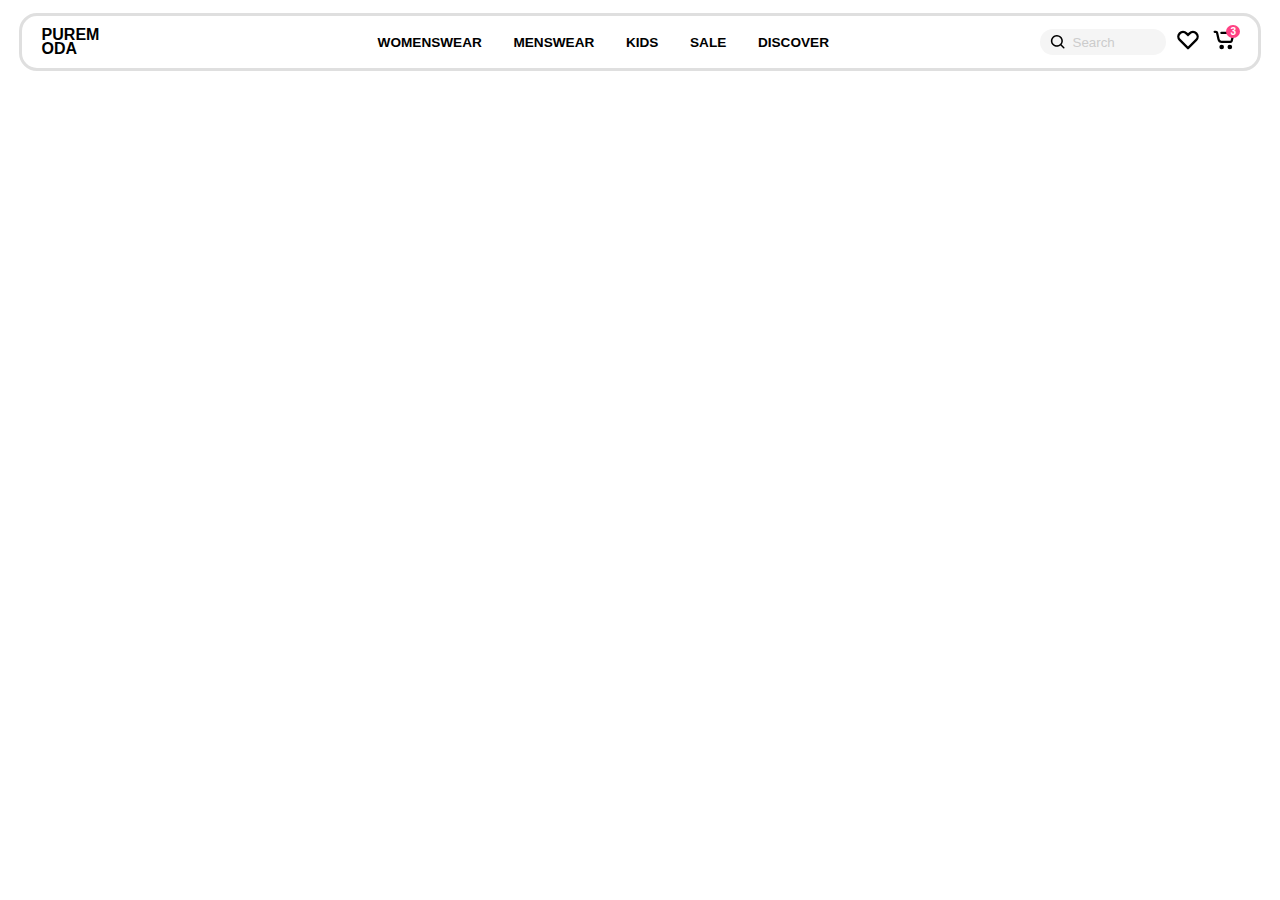
<file: notanyone/index.html>
<!DOCTYPE html>

<html lang="en">
    <head>
        <meta charset="UTF-8" />
        <meta
            name="viewport"
            content="width=device-width initial-scale=1 maximum-scale=1" />
        <link rel="stylesheet" href="style.css" />
        <title>For Everyone But Not Anyone</title>
    </head>
    <body>
        <nav class="nav">
            <a href="" class="nav-logo">PUREM<br />ODA</a>
            <div class="nav-link-div">
                <ul>
                    <li class="nav-li"><a href="">WOMENSWEAR</a></li>
                    <li class="nav-li"><a href="">MENSWEAR</a></li>
                    <li class="nav-li"><a href="">KIDS</a></li>
                    <li class="nav-li"><a href="">SALE</a></li>
                    <li class="nav-li"><a href="">DISCOVER</a></li>
                </ul>
            </div>
            <div class="nav-buttons-div">
                <div class="nav-search-div">
                    <img
                        class="nav-search-icon"
                        src="icons/search.svg"
                        alt="Search" />
                    <input type="text" class="nav-search" placeholder="Search"">
                </div>
                <div class="nav-fav">
                    <a href=""
                        ><img src="icons/heart.svg" alt="Favourites"
                    /></a>
                </div>
                <div class="nav-cart">
                    <a href=""
                        ><img src="icons/shopping-cart.svg" alt="Favourites"
                    /></a>
                    <div class="cart-bubble">3</div>
                </div>
            </div>
        </nav>
    </body>
</html>
</file>
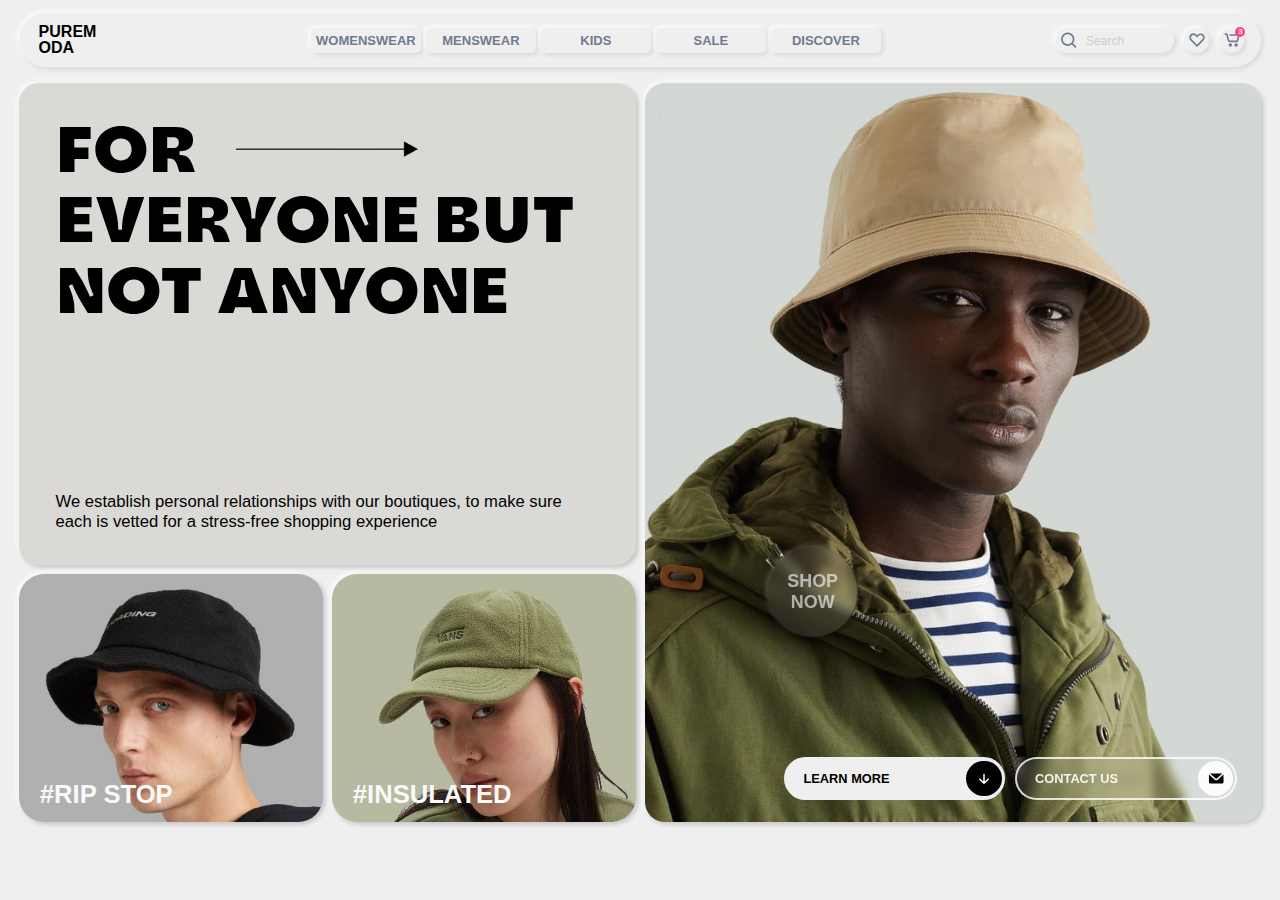
<file: purem-oda/index.html>
<!DOCTYPE html>

<html lang="en">
    <head>
        <meta charset="UTF-8" />
        <meta name="viewport" content="width=device-width initial-scale=1" />
        <link rel="stylesheet" href="style.css" />
        <title>PUREM ODA</title>
    </head>
    <body>
        <nav class="shadow">
            <a href="" id="nav-logo">PUREM<br />ODA</a>
            <ul>
                <li class="shadow"><a href="">WOMENSWEAR</a></li>
                <li class="shadow"><a href="">MENSWEAR</a></li>
                <li class="shadow"><a href="">KIDS</a></li>
                <li class="shadow"><a href="">SALE</a></li>
                <li class="shadow"><a href="">DISCOVER</a></li>
            </ul>
            <div id="nav-buttons-div">
                <div id="select-div" class="circle-button shadow">
                    <img src="icons/menu.svg" id="menu-icon" alt="Menu"/>
                    <form method="get" action="" id="redirectForm">
                        <select
                            name="pages"
                            onchange="location = this.value;"
                            onfocus="this.selectedIndex = -1;">
                            <option value="">WOMENSWEAR</option>
                            <option value="">MENSWEAR</option>
                            <option value="">KIDS</option>
                            <option value="">SALE</option>
                            <option value="">DISCOVER</option>
                        </select>
                    </form>
                </div>
                <div id="nav-search-div" class="shadow">
                    <img src="icons/search.svg" alt="Search" />
                    <input type="text" id="nav-search" placeholder="Search" />
                </div>
                <div class="circle-button shadow">
                    <a href=""
                        ><img src="icons/heart.svg" alt="Favourites"
                    /></a>
                </div>
                <div id="nav-cart-div" class="circle-button shadow">
                    <a href=""
                        ><img src="icons/shopping-cart.svg" alt="Shopping Cart"
                    /></a>
                    <div id="cart-bubble">3</div>
                </div>
            </div>
        </nav>

        <!-- Boxes -->
        <div id="boxes">
            <div id="box-group1">
                <div id="box1" class="box">
                    <p id="line1">
                        FOR
                        <img src="icons/arrow.png" id="arrow1"/><br />EVERYONE
                        BUT<br />NOT ANYONE
                    </p>
                    <p id="line2">
                        We establish personal relationships with our boutiques,
                        to make sure each is vetted for a stress-free shopping
                        experience
                    </p>
                </div>
                <div id="box-subgroup1">
                    <div id="box2" class="box">
                        <p class="small-box-text">#RIP STOP</p>
                    </div>
                    <div id="box3" class="box">
                        <p class="small-box-text">#INSULATED</p>
                    </div>
                </div>
            </div>
            <div id="box-group2">
                <div id="box4" class="box">
                    <a href="" id="shop-now">SHOP<br />NOW</a>
                    <div id="box4-buttons">
                        <a href="" id="learn-more" class="shadow box-button">LEARN MORE <img src="icons/arrow-down.svg" alt="Learn More"></a>
                        <a href="" id="contact-us" class="shadow box-button">CONTACT US <img src="icons/mail.svg" alt="Learn More"></a>
                    </div>
                </div>
            </div>
        </div>
    </body>
</html>
</file>
<file: notanyone/style.css>
body,
html {
    padding: 2.5px 5.3px;
    font-family: Arial, sans-serif;
}

a {
    text-decoration: none;
}

/* Navigation bar */

.nav {
    display: flex;
    justify-content: space-between;
    align-items: center;

    font-size: 1em;
    background-color: white;
    padding: 1px 20px;
    border: 3px solid #dfdfdf;
    border-radius: 18px;
}

/* Navigation logo; PUREM ODA */
.nav-logo {
    color: black;
    font-weight: 900;
    line-height: 0.9em;
    letter-spacing: 1%;
}

/* Navigation link div containing items */
.nav-link-div a {
    color: black;
    text-decoration: none;
    margin-left: 2em;
    border-radius: 10px;
    font-size: 0.85em;
    font-weight: 700;
}

/* Navigation link items; WOMENSWEAR, MENSWEAR, etc */
.nav-li {
    list-style: none;
    display: inline-block;
}

/* Navigation buttons div containing Search, Favourites and Cart */
.nav-buttons-div {
    display: flex;
    justify-content: space-between;
    align-items: center;
    gap: 0.5em;
}

/* Navigation search input */
.nav-search-div {
    display: flex;
    background-color: #f5f5f5;
    color: #dddddd;
    padding: 0.2em;
    border: none;
    border-radius: 100px;
    width: 7.5em;
}

.nav-search-icon {
    width: 15%;
    height: auto;
    margin-left: 5%;
}

.nav-search {
    background-color: transparent;
    padding: 0.2em;
    border: none;
    border-radius: 100px;
    outline: none;
}

.nav-search::placeholder {
    color: #cccccc;
    padding: 0.2em;
}

.cart-bubble {
    position: absolute;
    top: 2.5em;
    right: 4em;
    background-color: #ff4284;
    color: white;
    border-radius: 100%;
    padding: 1px 4px;
    font-size: 10px;
    font-weight: bold;
}
</file>
<file: purem-oda/style.css>
:root {
    --card-gap: 9px;
    --bg-color: #efefef;
}

@font-face {
    font-family: "oddval";
    src: url(fonts/oddval-extrabold.otf);
}

body,
html {
    padding: 2.5px 5.3px;
    font-family: sans-serif;
    background-color: var(--bg-color);
}

a {
    display: flex;
    justify-content: center;
    align-items: center;
    text-decoration: none;
    -webkit-tap-highlight-color: transparent;
}

/* Navigation bar */

nav {
    display: flex;
    justify-content: space-between;
    align-items: center;
    overflow-x: hidden;
    overflow-y: hidden;

    font-size: 13px;
    height: 40px;
    padding: 7px 17px;
    padding-left: 20px;
    border-radius: 100px;
}

/* Navigation logo; PUREM ODA */
#nav-logo {
    color: black;
    font-size: 16px;
    font-weight: 900;
    line-height: 16px;
    letter-spacing: 0px;
}

/* Navigation link div containing items */
nav ul a {
    color: #717b8d;
    text-decoration: none;
    font-weight: 700;
    font-family: sans-serif;
}

/* Navigation link items; WOMENSWEAR, MENSWEAR, etc */
nav ul {
    display: flex;
    align-items: center;
    justify-content: center;
    gap: 5px;
}

nav li {
    list-style: none;
    display: flex;
    align-items: center;
    justify-content: center;
    padding: 0 4px;
    width: 102px;
    border-radius: 5px;
}

nav li,
#nav-buttons-div > div {
    height: 25px;
}

/* Neumorphism on all nav bar buttons */
.shadow:not(.box-button) {
    box-shadow: 2px 2px 5px rgba(0, 0, 0, 0.1),
        -2px -2px 5px rgba(255, 255, 255, 0.9);
}

.shadow:hover:not(nav) {
    box-shadow: 2px 2px 5px rgba(0, 0, 0, 0.1) inset,
        -2px -2px 5px rgba(255, 255, 255, 0.9) inset;
}

#nav-search-div:has(#nav-search:focus) {
    box-shadow: 2px 2px 5px rgba(0, 0, 0, 0.1) inset,
        -2px -2px 5px rgba(255, 255, 255, 0.9) inset;
}

/* Navigation buttons div containing Search, Favourites and Cart */
#nav-buttons-div {
    display: flex;
    justify-content: space-between;
    align-items: center;
    gap: 10px;
}

#nav-buttons-div img {
    width: 20px;
    height: auto;
}

.circle-button {
    display: flex;
    justify-content: center;
    align-items: center;
    width: 25px;
    border-radius: 100px;
}

/* Navigation menu, for smaller screens */
select[name="pages"],
#select-div {
    display: none;
}

@media (max-width: 960px) {
    nav ul {
        display: none;
    }

    select[name="pages"] {
        display: inline-block;
        width: 25px;
        height: 25px;
        border-radius: 50%;
        opacity: 0;
    }

    #select-div {
        display: flex;
    }
}

/* The red bubble showing the no. of cart items */
#nav-cart-div,
#select-div {
    position: relative;
}

#menu-icon {
    position: absolute;
}

#cart-bubble {
    background-color: #ff4284;
    color: white;
    display: flex;
    justify-content: center;
    align-items: center;
    border-radius: 100%;

    position: absolute;
    top: 0;
    right: 0;
    translate: 10% -10%;

    height: 10px;
    width: 10px;

    font-size: 8px;
    font-weight: bold;
}

/* Navigation search input box */
#nav-search-div {
    color: #dddddd;
    display: flex;
    width: 115px;
    padding-left: 4px;
    border-radius: 100px;
}

#nav-search {
    width: 90px;
    background-color: transparent;
    padding: 0.2em;
    border: none;
    border-radius: 100px;
    outline: none;
}

#nav-search::placeholder {
    color: #cccccc;
    padding-left: 4px;
    font-size: 12px;
}

@media (max-width: 370px) {
    #nav-search-div {
        display: none;
    }
}

/* Main boxes */
#boxes {
    display: flex;
    gap: var(--card-gap);
    padding-top: 1.3%;
}

.box {
    box-shadow: 2px 2px 5px rgba(0, 0, 0, 0.2),
        -2px -2px 5px rgba(255, 255, 255, 0.9);
}

.box:hover {
    box-shadow: 2px 2px 5px rgba(0, 0, 0, 0.2) inset,
        -2px -2px 5px rgba(255, 255, 255, 0.6) inset;
}

#box-group1,
#box-group2 {
    display: flex;
    justify-content: space-between;
    flex-direction: column;
    gap: var(--card-gap);
    width: 50%;
    height: 57.7vw;
}

/* The first box group contains the 1st box and the smaller 2 under it */
#box1,
#box4 {
    border-radius: 20px;
}

#box1 {
    display: inline-block;
    justify-content: left;
    background-color: #dad9d5;
    position: relative;
    height: 38vw;
}

#box1 > #line1 {
    width: fit-content;
    font-family: oddval;
    font-size: 5vw;
    line-height: 5.5vw;

    position: absolute;
    margin: 0;
    top: 7%;
    left: 6%;
}

#box1 > #line2 {
    width: fit-content;
    font-size: 1.3vw;

    position: absolute;
    margin: 0;
    left: 6%;
    bottom: 7%;
    right: 6%;
}

#arrow1 {
    vertical-align: middle;
    height: 1.3vw;
    padding-left: 2vw;
    padding-bottom: 1vw;
}

/* Subgroup holding the smaller two boxes */
#box-subgroup1 {
    display: flex;
    justify-content: space-between;
    gap: var(--card-gap);
    height: 19.5vw;
}

#box2,
#box3 {
    width: 49.5%;
    border-radius: 25px;
}

/* Small box 1 */

#box2 {
    background-color: #b0b0b0;
    background-image: url(images/box2.jpeg);
    background-size: cover;

    position: relative;
}

.small-box-text {
    color: #f9f9f9;
    font-size: 2vw;
    font-weight: 900;

    position: absolute;
    margin: 0;
    padding: 0;
    left: 7%;
    bottom: 5%;
}

/* Small box 2 */
#box3 {
    background-image: url(images/box3.jpeg);
    background-size: cover;

    position: relative;
}

/* The second box group contains the 4th, largest box */
#box4 {
    background-image: url(images/box4.jpeg);
    background-size: cover;
    height: 100%;

    position: relative;
}

#shop-now {
    position: absolute;
    bottom: 25%;
    left: 20%;
    text-align: center;

    background-color: rgba(255, 255, 255, 0.1);
    backdrop-filter: blur(5px);

    box-shadow: 2px 2px 5px rgba(0, 0, 0, 0.3),
        -2px -2px 5px rgba(255, 255, 255, 0.2);
    border-radius: 50%;

    color: rgba(255, 255, 255, 0.6);
    width: 7vw;
    height: 7vw;
    font-size: 1.4vw;
    font-weight: 600;
}

#shop-now:hover {
    color: rgba(255, 255, 255, 0.4);
    box-shadow: 2px 2px 5px rgba(0, 0, 0, 0.3) inset,
        -2px -2px 5px rgba(255, 255, 255, 0.2) inset;
}

#box4-buttons {
    position: absolute;
    right: 4%;
    bottom: 3%;

    display: flex;
    justify-content: space-between;
    gap: 10px;
}

#box4-buttons a {
    justify-content: left;
    padding-left: 1.4vw;
    padding-right: 0.1vw;

    border-radius: 100px;
    height: 3vw;
    width: 15.5vw;

    font-size: 1vw;
    font-weight: 600;

    justify-content: space-between;
}

#box4-buttons img {
    border-radius: 50%;
    height: 93%;
    width: auto;
}

#box4-buttons #learn-more {
    background-color: var(--bg-color);
    border: 2px solid var(--bg-color);

    color: black;
}

#box4-buttons #learn-more img {
    background-color: black;
}

#box4-buttons #contact-us {
    background-color: rgba(255, 255, 255, 0.1);
    backdrop-filter: blur(5px);
    border: 2px solid rgba(255, 255, 255, 0.8);

    color: rgba(255, 255, 255, 0.9);
}

#box4-buttons #contact-us img {
    background-color: rgba(255, 255, 255, 0.9);
}
</file>
